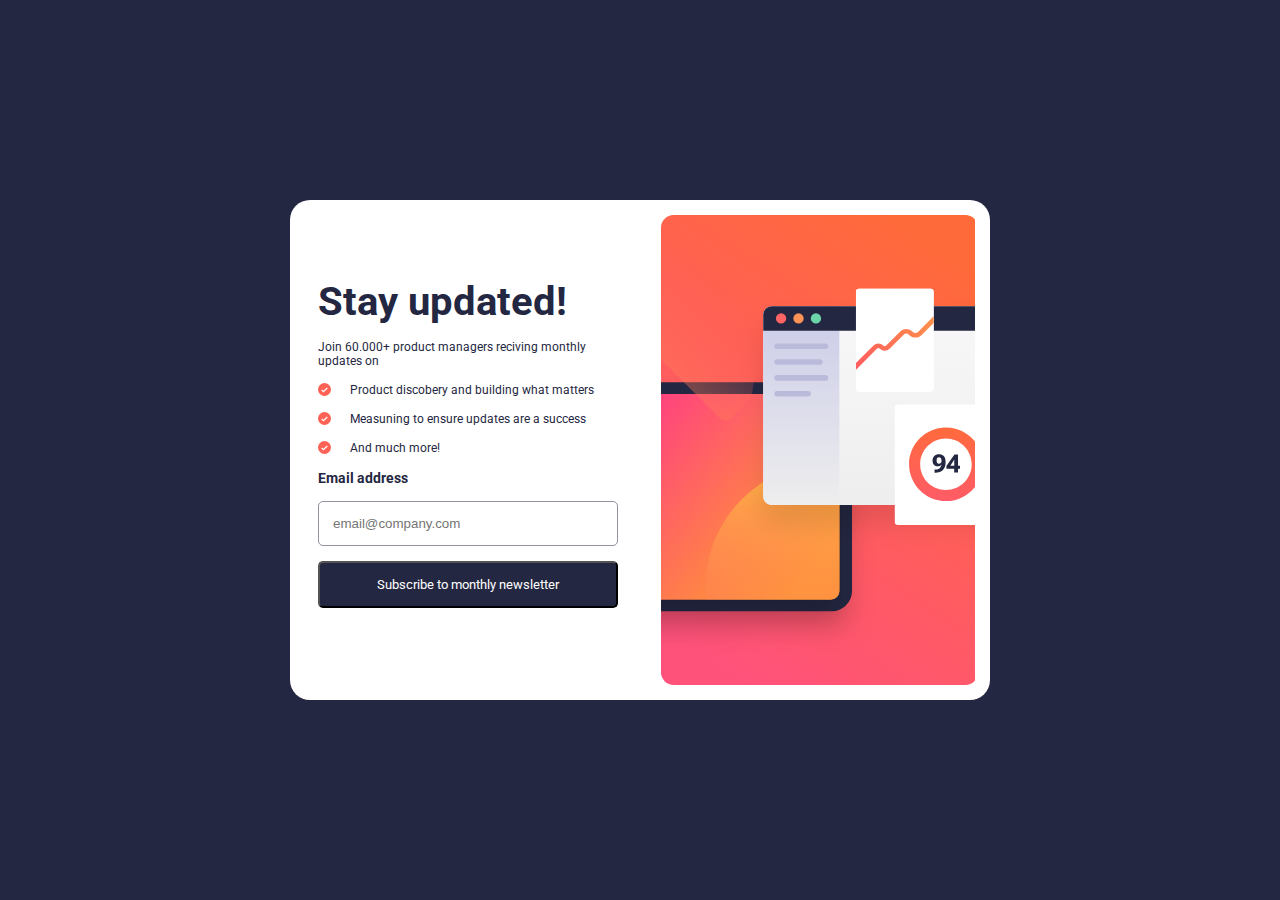
<file: index.html>
<!DOCTYPE html>
<html lang="en">
<head>
  <meta charset="UTF-8">
  <meta name="viewport" content="width=device-width, initial-scale=1.0">
  <title>Reto2</title>
  <link rel="stylesheet" href="style.css">
</head>
<body>
  <main class="container">
    <section class="content">
      <h3>Stay updated!</h3>
      <p>Join 60.000+ product managers reciving monthly updates on</p>
      <div class="list">
        <li>Product discobery and building what matters</li>
        <li>Measuning to ensure updates are a success</li>
        <li>And much more!</li>
      </div>
      <div class="Email">
        <span>Email address</span>
        <input type="text" name="" id="" placeholder="email@company.com">
        <button>Subscribe to monthly newsletter</button>
      </div>
    </section>
    <section class="photo">
        
    </section>
  </main>
</body>
</html>
</file>
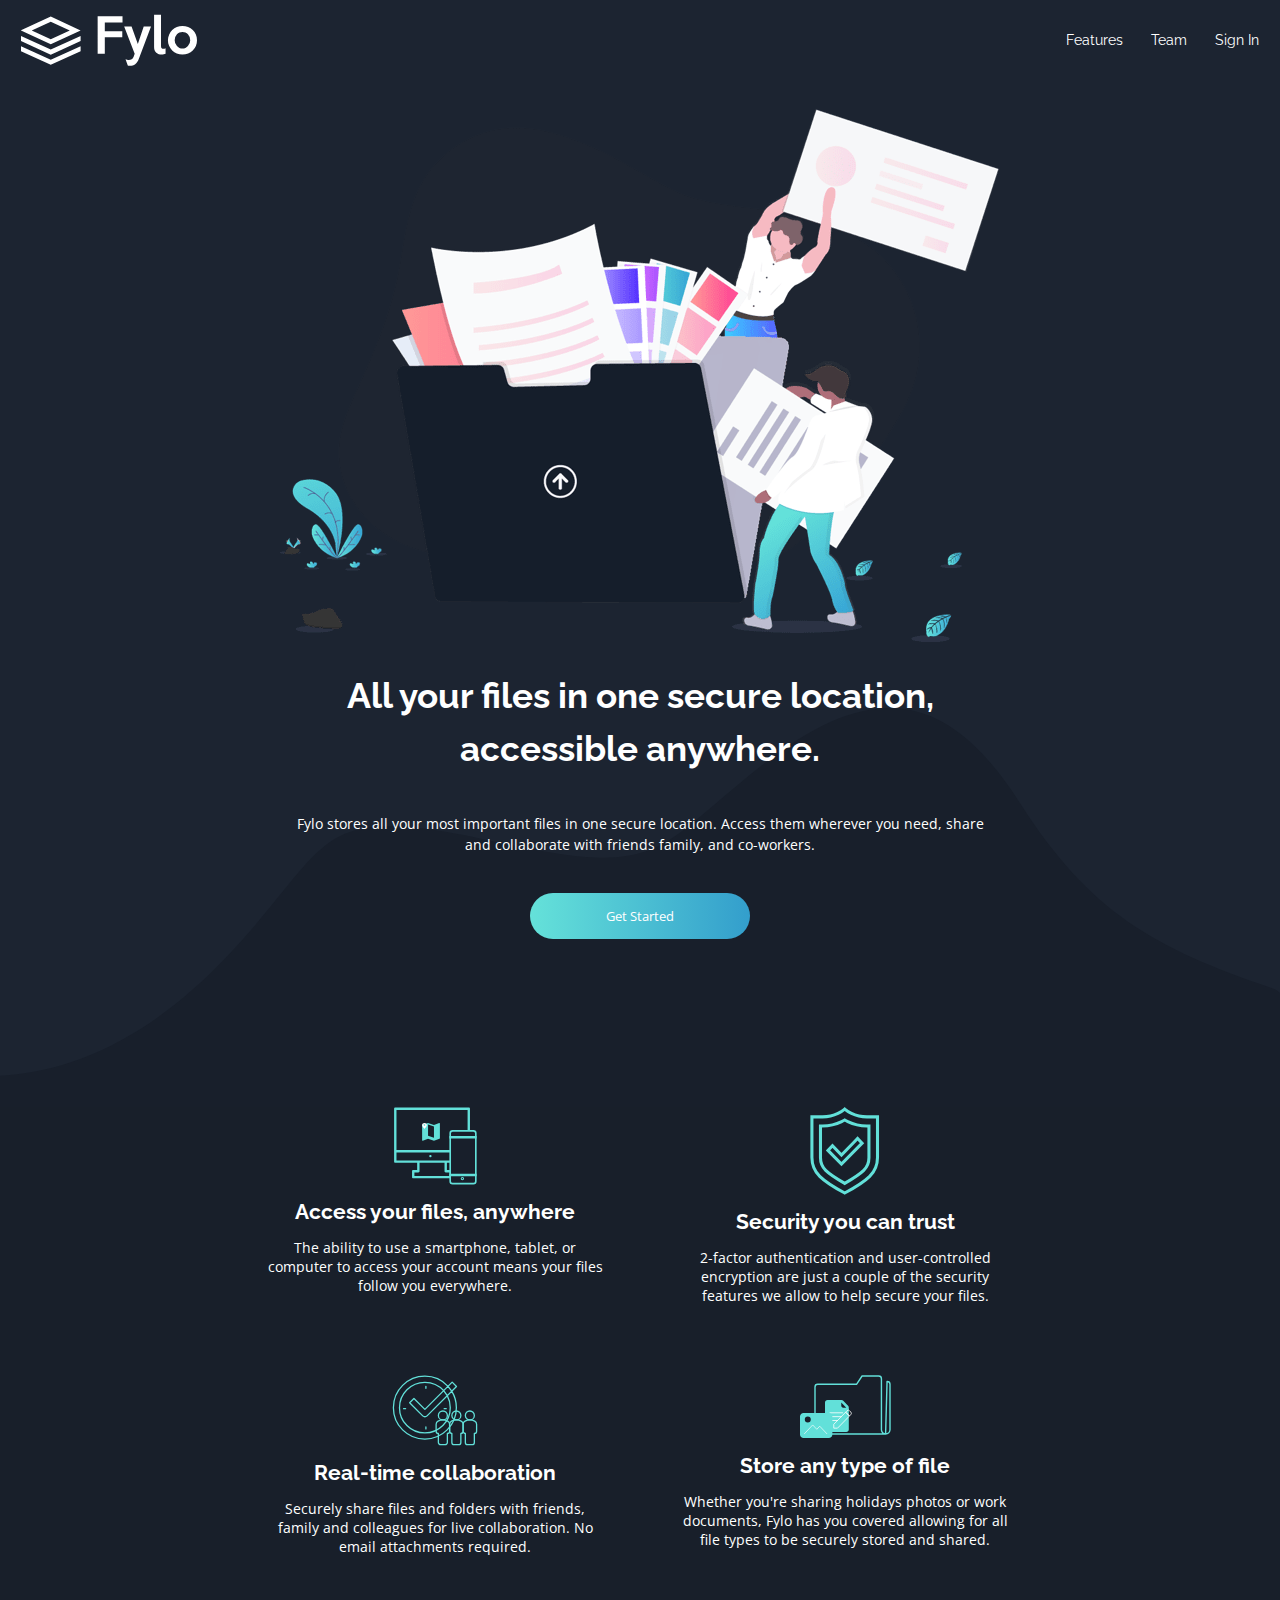
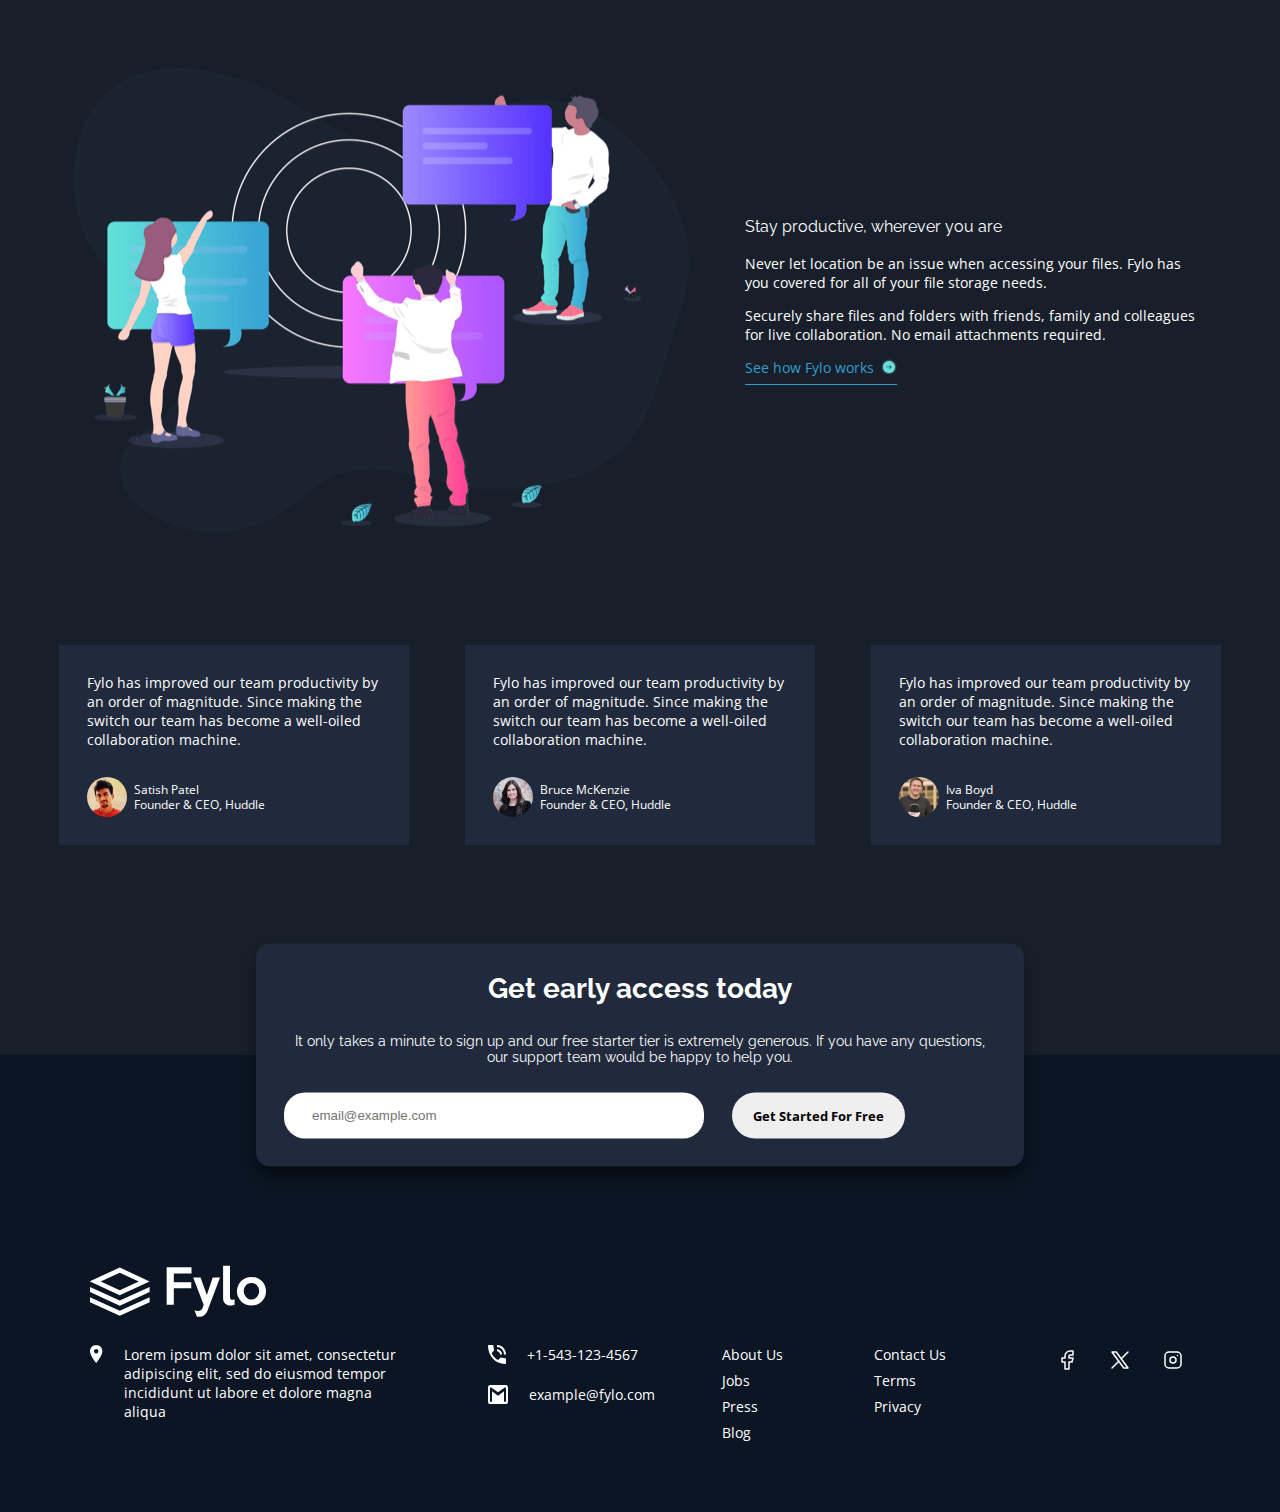
<file: Reto3_Fylo-dark_Viernes/index.html>
<!DOCTYPE html>
<html lang="en">
<head>
  <meta charset="UTF-8">
  <meta name="viewport" content="width=device-width, initial-scale=1.0">
  <link rel="stylesheet" href="./css/style.css">
  <title>Fylo landing page</title>
</head>
<body>
  <header class="header wrapper">
    <img class="header__log" src="./images/logo.svg">
    
    <nav class="header__nav">
      <a href="">Features</a>
      <a href="">Team</a>
      <a href="">Sign In</a>
    </nav>
    
  </header>
  
  <main>
    <section class="hero">
      <img src="./images/illustration-intro.png" alt="illustration-intro" class="hero__image">

      <h1 class="hero__title">
        All your files in one secure location, accessible anywhere.
      </h1>
      <p class="hero__text">
        Fylo stores all your most important files in one secure location. Access them wherever 
        you need, share and collaborate with friends family, and co-workers.
      </p>
      <button class="hero__button"> Get Started</button>
    </section>

    <section class="features">
      <article class="feature">
        <img src="./images/icon-access-anywhere.svg" alt="Access your files, anywhere" class="feature__image">
        <h2 class="feature__title">Access your files, anywhere</h2> 
        <p class="feature__text">
          The ability to use a smartphone, tablet, or computer to access your account means your 
          files follow you everywhere.
        </p>

      </article>
      <article class="feature">
        <img src="./images/icon-security.svg" alt="Access your files, anywhere" class="feature__image">
        <h2 class="feature__title">Security you can trust</h2>
        <p class="feature__text">
        2-factor authentication and user-controlled encryption are just a couple of the security 
        features we allow to help secure your files.</p>
      </article>
      <article class="feature">
        <img src="./images/icon-collaboration.svg" alt="Access your files, anywhere" class="feature__image">
        <h2 class="feature__title">Real-time collaboration</h2>
        <p class="feature__text">
        Securely share files and folders with friends, family and colleagues for live collaboration. 
        No email attachments required.
        </p>
      </article>
      <article class="feature">
        <img src="./images/icon-any-file.svg" alt="Access your files, anywhere" class="feature__image">
        <h2 class="feature__title">Store any type of file</h2>
        <p class="feature__text">
        Whether you're sharing holidays photos or work documents, Fylo has you covered allowing for all 
        file types to be securely stored and shared.
        </p>
      </article>
    </section>
    
    <section class="collaboration">
      <img src="images/illustration-stay-productive.png" alt="" class="collaboration__image">
      <div class="collaboration__wrap">
        <h3 class="collaboration__title">
          Stay productive, wherever you are
        </h3>
        <p class="collaboration__text">
          Never let location be an issue when accessing your files. Fylo has you covered for all of your file 
          storage needs.
        </p>
        <p class="collaboration__text">
          Securely share files and folders with friends, family and colleagues for live collaboration. No email 
          attachments required.
        </p>
        <a href="" class="collaboration__button">
          See how Fylo works
          <img src="./images/icon-arrow.svg" alt="">
        </a>
      </div>
    </section>

    <section class="testimonios">
      <div class="testimonio">
        <p class="testimonio__text">
          Fylo has improved our team productivity by an order of magnitude. Since making the switch our team has 
          become a well-oiled collaboration machine.
        </p>
        <div class="testimonio__perfil">
          <img src="./images/profile-1.jpg" alt="">
          <div>
            <h5>Satish Patel</h5>
            <h5>Founder & CEO, Huddle</h5>
          </div>
        </div>
      </div>
      <div class="testimonio">
        <p class="testimonio__text">
          Fylo has improved our team productivity by an order of magnitude. Since making the switch our team has 
          become a well-oiled collaboration machine.
        </p>
        <div class="testimonio__perfil">
          <img src="./images/profile-3.jpg" alt="">
          <div>
            <h5>Bruce McKenzie </h5>
            <h5> Founder & CEO, Huddle</h5>
          </div>
        </div>
      </div>
      <div class="testimonio">
        <p class="testimonio__text">
          Fylo has improved our team productivity by an order of magnitude. Since making the switch our team has 
          become a well-oiled collaboration machine.
        </p>
        <div class="testimonio__perfil">
          <img src="./images/profile-2.jpg" alt="">
          <div>
            <h5>Iva Boyd</h5>
            <h5>Founder & CEO, Huddle</h5>
          </div>
        </div>
      </div>
    </section>

    <footer class="footer">
      <section class="acceder">
        <h2>
          Get early access today
        </h2>
        <p>
          It only takes a minute to sign up and our free starter tier is extremely generous. If you have any 
          questions, our support team would be happy to help you.
        </p>
        <form >
          <input type="text" placeholder="email@example.com">
          <input type="submit" value="Get Started For Free">
        </form>
      </section>
      <div class="footer--wrapper">
        <img src="./images/logo.svg">
        <div class="footer_info">
          <div class="footer_info__descripcion">
            <img src="./images/icon-location.svg" alt="">
            Lorem ipsum dolor sit amet, consectetur adipiscing elit, sed do eiusmod tempor incididunt ut labore et 
            dolore magna aliqua
          </div>
          <div class="footer_info__contactos">
            <span>
              <img src="./images/icon-phone.svg" alt="">
              +1-543-123-4567
            </span>
            <span>
              <img src="./images/icon-email.svg" alt="">
              example@fylo.com
            </span> 
          </div>
          <div class="footer_info__links">
            <a href="#">About Us</a>
            <a href="#">Jobs</a>
            <a href="#">Press</a>
            <a href="#">Blog</a>
          </div>
          <div class="footer_info__links">
            <a href="#">
              Contact Us
            </a>
            <a href="#">
              Terms
            </a>
            <a href="#">
              Privacy
            </a>
          </div>
          <div class="footer_info__social">
            <a href="https://facebook.com" target="_blank">
              <svg xmlns="http://www.w3.org/2000/svg" class="icon icon-tabler icon-tabler-brand-facebook" width="24" height="24" viewBox="0 0 24 24" stroke-width="1.5" stroke="currentColor" fill="none" stroke-linecap="round" stroke-linejoin="round"><path stroke="none" d="M0 0h24v24H0z" fill="none"/><path d="M7 10v4h3v7h4v-7h3l1 -4h-4v-2a1 1 0 0 1 1 -1h3v-4h-3a5 5 0 0 0 -5 5v2h-3" /></svg>
            </a>
            <a href="https://twitter.com" target="_blank">
              <svg xmlns="http://www.w3.org/2000/svg" class="icon icon-tabler icon-tabler-brand-x" width="24" height="24" viewBox="0 0 24 24" stroke-width="1.5" stroke="currentColor" fill="none" stroke-linecap="round" stroke-linejoin="round"><path stroke="none" d="M0 0h24v24H0z" fill="none"/><path d="M4 4l11.733 16h4.267l-11.733 -16z" /><path d="M4 20l6.768 -6.768m2.46 -2.46l6.772 -6.772" /></svg>
            </a>
            <a href="https://instagram.com" target="_blank">
              <svg xmlns="http://www.w3.org/2000/svg" class="icon icon-tabler icon-tabler-brand-instagram" width="24" height="24" viewBox="0 0 24 24" stroke-width="1.5" stroke="currentColor" fill="none" stroke-linecap="round" stroke-linejoin="round"><path stroke="none" d="M0 0h24v24H0z" fill="none"/><path d="M4 4m0 4a4 4 0 0 1 4 -4h8a4 4 0 0 1 4 4v8a4 4 0 0 1 -4 4h-8a4 4 0 0 1 -4 -4z" /><path d="M12 12m-3 0a3 3 0 1 0 6 0a3 3 0 1 0 -6 0" /><path d="M16.5 7.5l0 .01" /></svg>
            </a>
          </div>
        </div>
      </div>
      
  </footer>





  


    

   

</main>
</body>
</html>
</file>
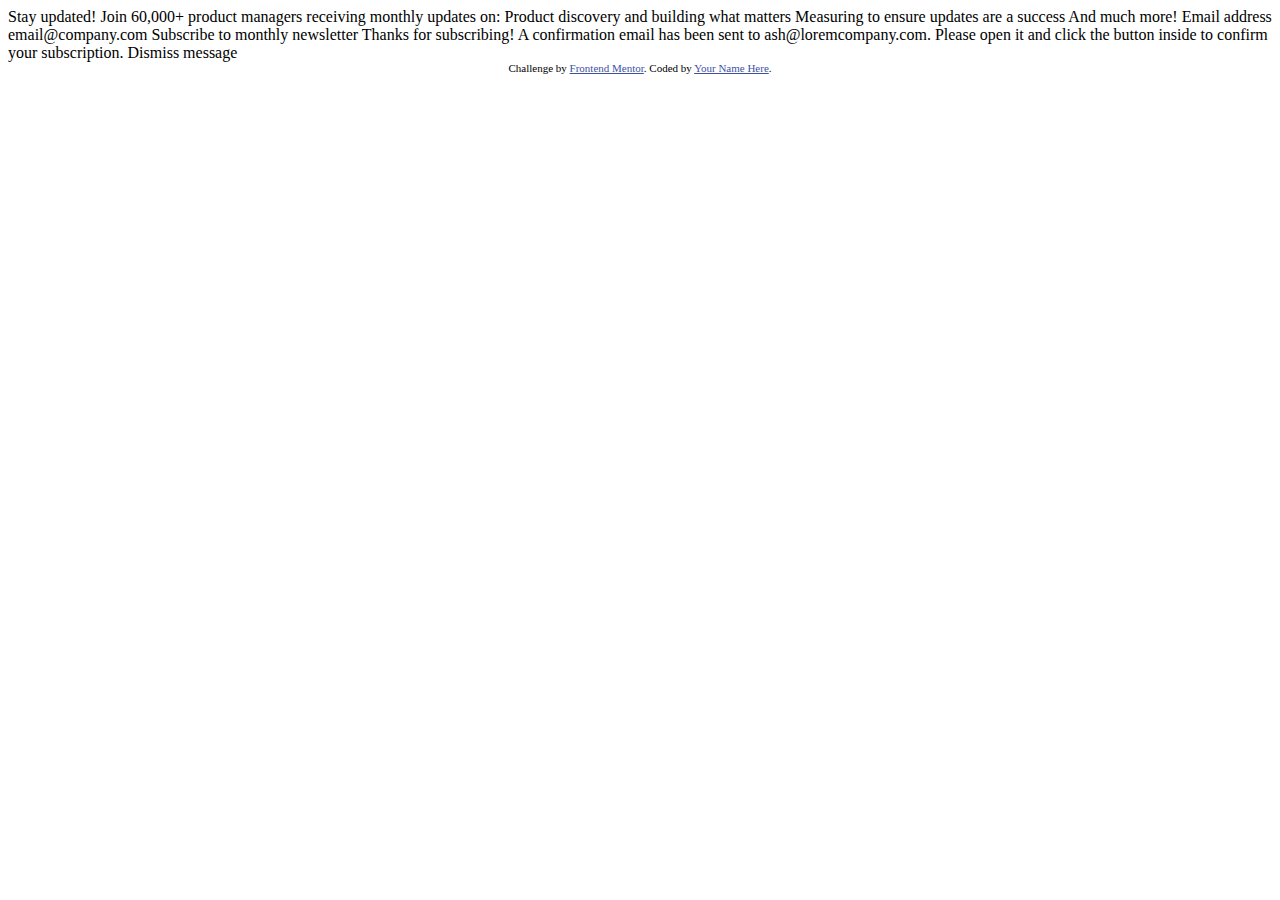
<file: index copy.html>
<!DOCTYPE html>
<html lang="en">
<head>
  <meta charset="UTF-8">
  <meta name="viewport" content="width=device-width, initial-scale=1.0"> <!-- displays site properly based on user's device -->

  <link rel="icon" type="image/png" sizes="32x32" href="./assets/images/favicon-32x32.png">
  
  <title>Frontend Mentor | Newsletter sign-up form with success message</title>

  <!-- Feel free to remove these styles or customise in your own stylesheet 👍 -->
  <style>
    .attribution { font-size: 11px; text-align: center; }
    .attribution a { color: hsl(228, 45%, 44%); }
  </style>
</head>
<body>

  <!-- Sign-up form start -->

  Stay updated!

  Join 60,000+ product managers receiving monthly updates on:

  Product discovery and building what matters
  Measuring to ensure updates are a success
  And much more!

  Email address
  email@company.com

  Subscribe to monthly newsletter

  <!-- Sign-up form end -->

  <!-- Success message start -->

  Thanks for subscribing!

  A confirmation email has been sent to ash@loremcompany.com. 
  Please open it and click the button inside to confirm your subscription.

  Dismiss message

  <!-- Success message end -->
  
  <div class="attribution">
    Challenge by <a href="https://www.frontendmentor.io?ref=challenge" target="_blank">Frontend Mentor</a>. 
    Coded by <a href="#">Your Name Here</a>.
  </div>
</body>
</html>
</file>
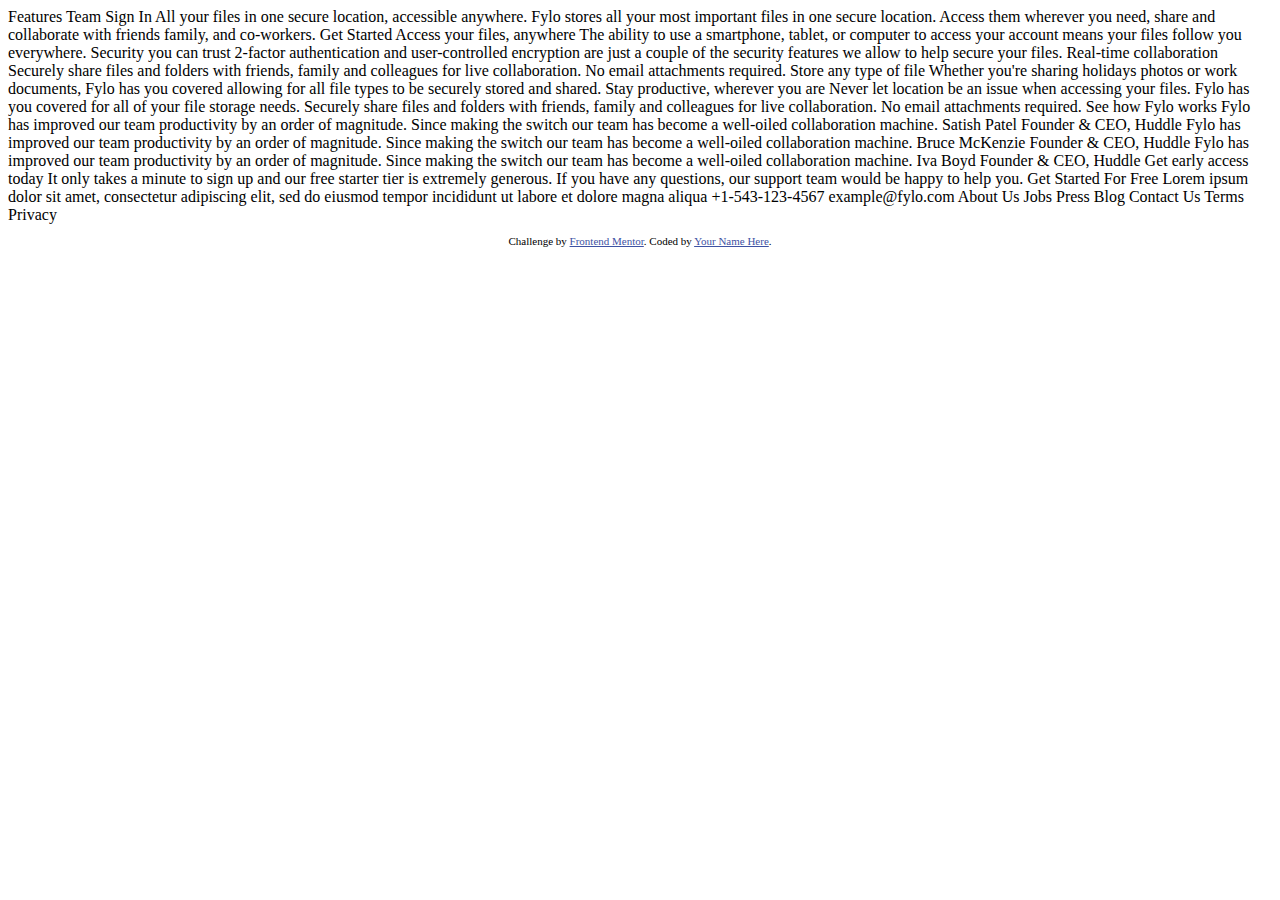
<file: Reto3_Fylo-dark_Viernes/index copy.html>
<!DOCTYPE html>
<html lang="en">
<head>
  <meta charset="UTF-8">
  <meta name="viewport" content="width=device-width, initial-scale=1.0"> <!-- displays site properly based on user's device -->

  <link rel="icon" type="image/png" sizes="32x32" href="./images/favicon-32x32.png">
  
  <title>Frontend Mentor | Fylo landing page with dark theme and features grid</title>

  <!-- Feel free to remove these styles or customise in your own stylesheet 👍 -->
  <style>
    .attribution { font-size: 11px; text-align: center; }
    .attribution a { color: hsl(228, 45%, 44%); }
  </style>
</head>
<body>
  Features
  Team
  Sign In

  All your files in one secure location, accessible anywhere.

  Fylo stores all your most important files in one secure location. Access them wherever 
  you need, share and collaborate with friends family, and co-workers.

  Get Started

  Access your files, anywhere

  The ability to use a smartphone, tablet, or computer to access your account means your 
  files follow you everywhere.

  Security you can trust

  2-factor authentication and user-controlled encryption are just a couple of the security 
  features we allow to help secure your files.

  Real-time collaboration

  Securely share files and folders with friends, family and colleagues for live collaboration. 
  No email attachments required.

  Store any type of file

  Whether you're sharing holidays photos or work documents, Fylo has you covered allowing for all 
  file types to be securely stored and shared.

  Stay productive, wherever you are

  Never let location be an issue when accessing your files. Fylo has you covered for all of your file 
  storage needs.

  Securely share files and folders with friends, family and colleagues for live collaboration. No email 
  attachments required.

  See how Fylo works

  Fylo has improved our team productivity by an order of magnitude. Since making the switch our team has 
  become a well-oiled collaboration machine.

  Satish Patel
  Founder & CEO, Huddle

  Fylo has improved our team productivity by an order of magnitude. Since making the switch our team has 
  become a well-oiled collaboration machine.

  Bruce McKenzie
  Founder & CEO, Huddle

  Fylo has improved our team productivity by an order of magnitude. Since making the switch our team has 
  become a well-oiled collaboration machine.

  Iva Boyd
  Founder & CEO, Huddle

  Get early access today

  It only takes a minute to sign up and our free starter tier is extremely generous. If you have any 
  questions, our support team would be happy to help you.

  Get Started For Free

  Lorem ipsum dolor sit amet, consectetur adipiscing elit, sed do eiusmod tempor incididunt ut labore et 
  dolore magna aliqua

  +1-543-123-4567
  example@fylo.com

  About Us
  Jobs
  Press
  Blog

  Contact Us
  Terms
  Privacy

  <footer>
    <p class="attribution">
      Challenge by <a href="https://www.frontendmentor.io?ref=challenge" target="_blank">Frontend Mentor</a>. 
      Coded by <a href="#">Your Name Here</a>.
    </p>
  </footer>
</body>
</html>
</file>
<file: style.css>
@import url('https://fonts.googleapis.com/css2?family=Roboto:ital,wght@0,100;0,300;0,400;0,500;0,700;0,900;1,100;1,300;1,400;1,500;1,700;1,900&display=swap');

*{
    margin: 0;
    padding: 0;
}

body{
    font-size: 14px;
    background-color: hsl(234, 29%, 20%);
    font-family: 'Roboto' , 'sans-serif';
    display: flex;
    justify-content: center;
    align-items: center;
    height: 100vh;
    color: hsl(234, 29%, 20%);
    
}


.container{
    width: 700px;
    background-color: #fff;
    border-radius: 20px;
    display: flex;
    height: 500px;
}

.photo{
    width: 350px;
    background-image: url(./assets/images/illustration-sign-up-desktop.svg);
    background-repeat: no-repeat;
    background-size: cover;
    margin: 15px;

}

.content{
    width: 300px;
    text-justify: auto;
    padding: 28px;
}
.content p{
    font-size: 12px;
    margin-bottom: 15px;
}

.content h3{
    font-size: 40px;
    font-weight: 700;
    margin: 50px 0  15px 0;
}

.content .list{
    font-size: 12px;
    margin-bottom: 15px;
}

.content .Email{
    display: block;
    margin: 15px 0 0 0;
}
.content li{
    background-image: url(./assets/images/icon-list.svg);
    background-position: 0 0;
    background-repeat: no-repeat;
    padding-left: 2rem;
    list-style-type: none;
    background-size: 0.8rem 0.8rem;
    margin: 15px 0 15px 0;
}


.content .Email span{
    font-weight: 700;
}

.content .Email input{
    width: 270px;
    border-radius: 5px;
    border: solid 0.2px hsl(231, 7%, 60%);
    padding: 14px;
    margin:  15px 0 15px 0 ;
}

.content .Email button{
    width: 100%;
    background-color: hsl(234, 29%, 20%);
    color: #fff;
    border-radius: 5px;
    padding: 14px;
    font-family: 'Roboto' , 'sans-serif';
    cursor: pointer;
}
</file>
<file: Reto3_Fylo-dark_Viernes/css/style.css>
@import url('https://fonts.googleapis.com/css2?family=Raleway:ital,wght@0,100..900;1,100..900&family=Roboto:ital,wght@0,100;0,300;0,400;0,500;0,700;0,900;1,100;1,300;1,400;1,500;1,700;1,900&display=swap');
@import url('https://fonts.googleapis.com/css2?family=Open+Sans:ital,wght@0,300..800;1,300..800&family=Raleway:ital,wght@0,100..900;1,100..900&family=Roboto:ital,wght@0,100;0,300;0,400;0,500;0,700;0,900;1,100;1,300;1,400;1,500;1,700;1,900&display=swap');

/*
 font-family: "Open Sans", sans-serif;
 font-family: "Raleway", sans-serif;
*/

:root{
    /* --fondo: red; */
    /* FONTS */
    --font-primary: "Raleway", sans-serif;
    --font-secondary: "Open Sans", sans-serif;
    --font-size: 14px;
    --font-weight--regular: 400;
    --font-weight--bold: 700;

    /* COLORS */
    --primary-dark-blue-into:hsl(217, 28%, 15%);
    --primary-dark-blue-main: hsl(218, 28%, 13%);
    --primary-dark-blue-footer: hsl(216, 53%, 9%);
    --primary-dark-blue-testimonials: hsl(219, 30%, 18%);

    --accent-cyan-gradient: hsl(176, 68%, 64%);
    --accent-blue-gradient:  hsl(198, 60%, 50%);
    --accent-light-red-error: hsl(0, 100%, 63%);

    --natural-white: hsl(0, 0%, 100%);
}

/* RESET CSS */
*{
    box-sizing: border-box;
    margin: 0;
}

html{
    font-size: var(--font-size);
}

body{
    background-color: var(--primary-dark-blue-into);
    color: var(--natural-white);
   /* background-color: aqua; */

}

a{
    color: inherit;
    text-decoration: none;
}

img {
    max-width: 100%;
    height: auto;
}

.wrapper{
    /* 3rem = 3 * 14px = 42px */
    width: min(100% - 3rem, 2000px);
    margin: 0 auto;
}

/*(n)rem = n*14px (font-size) */

.header{
    font-family: var(--font-primary);
    display: flex;
    justify-content: space-between;
    align-items: center;
    margin-top: 1rem;
}

.header__nav{
    display: flex;
    gap: 2rem; /* 2rem = 2 *14px = 28px*/
}

.hero{
    display: flex;
    flex-direction: column;
    align-items: center;
    gap: 2rem /*2rem = 2 *14px = 24 px */;
    text-align: center;
    padding-top: 3rem;
    padding-bottom: 12rem;
   
    background: url(../images/bg-curvy-desktop.svg);
    background-repeat: no-repeat;
    background-position: bottom;
    background-size: contain;
    
    /*background: url(../images/bg-curvy-mobile.svg) no-repeat bottom;*/
}
@media  screen and (min-width: 768px) {
    .hero{
        background: url(../images/bg-curvy-desktop.svg);
        background-repeat: no-repeat;
        background-position: bottom;
        background-size: contain;
        
    }
    
}

.hero__title{
    font-family: var(--font-primary);
    font-weight: var(--font-weight--bold);
    font-size: 2.5rem;
    line-height: 1.5;
    width: min(100% - 3rem, 720px);
}

.hero__text{
    font-family: var(--font-secondary);
    padding: 0.7rem;
    line-height: 1.5;

    width: min(100% - 3rem, 720px);
}

.hero__button{
    font-family: var(--font-secondary);
    font-family: var(--font-secondary);
    font-weight: var(--font-weight-bold);
    color: var(--neutral-white);

    border: 0;
    border-radius: 7rem;
    padding: 1rem 1.5rem;
    min-width: 220px;

    cursor: pointer;

    background:
    linear-gradient(
        90deg,
        var(--accent-cyan-gradient) 0%,
        var(--accent-blue-gradient) 100%
    );
}

.hero__button:hover{
    background: var(--accent-blue-gradient);
    transition: 2s;
}


.features{
    display: grid;
    grid-template-columns: 340px;
    justify-content: center;
    gap: 5rem;

    background-color: var(--primary-dark-blue-main);
}


/*MEDIA QUERY EXPECTED : La siguiente regla se aplica para dispositivos mayores 
de 758px */
@media screen and (min-width: 758px){
    .features{
        grid-template-columns: 340px 340px;
    }
   
}

.feature{
    text-align: center;
    display: flex;
    flex-direction: column;
    align-items: center;
    gap: 1rem;
}

.feature__title{
    font-family: var(--font-primary);
}

.feature__text{
    font-family: var(--font-secondary);
}

.collaboration{
    display: flex;
    flex-direction: column;
    justify-content: center;
    align-items: center;
    gap: 4rem;
    background-color: var(--primary-dark-blue-main);
    padding: 0 3rem;
    padding-top: 8rem;
}

@media screen and (min-width: 758px) {
    .collaboration{
        flex-direction: row;
    }
    .collaboration__wrap{
        width: 33rem;
    }
}

.collaboration__wrap{
    display: flex;
    flex-direction: column;
    gap: 1rem;
}

.collaboration__title{
    font-family: var(--font-primary);
    font-weight: var(--font-weight-bold);
    font-size: 2.5 rem;
    line-height: 1.5;
}

.collaboration__text{
    font-family: var(--font-secondary);
}

.collaboration__button{
    font-family: var(--font-secondary);
    color: var(--accent-blue-gradient);

    border-bottom: 1px solid var(--accent-blue-gradient);
    margin-right: auto;
    padding-bottom: 0.5rem;

    /*Alinear la imagen*/
    display: flex;
    align-items: center;
    gap: 0.5rem;

}

.testimonios{
    display: flex;
    flex-direction: column;
    justify-content: center;
    gap: 4rem;
    align-items: center;

    padding: 8rem 3rem 15rem 3rem;


    background-color: var(--primary-dark-blue-main);

}

@media screen and (min-width: 768px) {
    .testimonios{
        flex-direction: row;
    }
}

.testimonio{
    background-color: var(--primary-dark-blue-testimonials) ;
    font-family: var(--font-secondary);

    padding: 2rem;
    display: flex;
    flex-direction: column;
    gap: 2rem;

}

.testimonio img{
    border-radius: 50%;
    width: 40px;
    height: 40px;
}

.testimonio__text{
    width: 21rem;
}

.testimonio__perfil {
    display: flex;
    align-items: center;
    gap: 0.5rem;
}

.testimonio__perfil h5{
    font-weight: var(--font-weight--regular);
}


.acceder{
    display: flex;
    flex-direction: column;
    align-items: center;
    gap: 2rem;
    text-align: center;

    background-color: var(--primary-dark-blue-testimonials);
    width: min(100% - 3rem, 768px);
    /*margin: 0 auto;*/
    border-radius: 1rem;


    font-family: var(--font-primary);

    position: absolute;
    top: 0;
    left: 50%;
    transform: translate(-50%, -50%);
    box-shadow: 0px 10px 15px -3px rgba(0,0,0,0.6);
    padding: 2rem;
}

.acceder h2{
    font-size: 2rem;
}

.acceder form{
    display: flex;
    flex-direction: column;
    gap: 2rem;
}


.acceder input[type=text]{
    background-color: var(--natural-white);
    border-radius: 1.5rem;
    border: none;
    padding: 1rem 2rem;
    min-width: 100%;
} 

@media (min-width: 768px){
    .acceder form{
        flex-direction: row;
        width: 100%;
    }
    .acceder input[type=text]{
        min-width: 30rem;
    }
}

.acceder input[type=submit]{
    font-family: var(--font-secondary);
    font-weight: var(--font-weight--bold);
    border: none;
    border-radius: 7rem;
    padding: 1rem 1.5rem;
}

.footer{
    position: relative; /*Permitio que se muestre la sección acceder */
    
    font-family: var(--font-secondary);
    background-color: var(--primary-dark-blue-footer);
    padding: 15rem 0 5rem 0;
}

.footer--wrapper{
    display: flex;
    flex-direction: column;
    align-items: flex-start;
    gap: 2rem;
    width: min(100% - 3rem, 1100px);
    margin: 0 auto;
}

.footer_info{
    display: grid;
    grid-template-columns: 1fr;
    gap: 5rem;
}

.footer_info__descripcion{
    width: 22rem;

    display: flex;
    align-items: flex-start;
    gap: 1.5rem;
}

.footer_info__contactos{
    display: flex;
    flex-direction: column;
    gap: 1.5rem;
}

.footer_info__contactos span{
    display: flex;
    gap: 1.5rem;
}

.footer_info__links{
    display: flex;
    flex-direction: column;
    gap: 0.5rem;
}

.footer_info__social{
    display: flex;
    justify-content: flex-end;
    align-items: flex-start;
    gap: 1.5rem;
}

.footer_info__social a {
    border: 1px solid var(--neutral-white);
    border-radius: 50%;
    padding: 3px;
    width: 32px;
    height: 32px;
  }

  @media (min-width: 800px) {
    .footer_info{
        grid-template-columns: 2fr 1fr 0.5fr 0.5fr 1fr;
    }
  }
</file>
